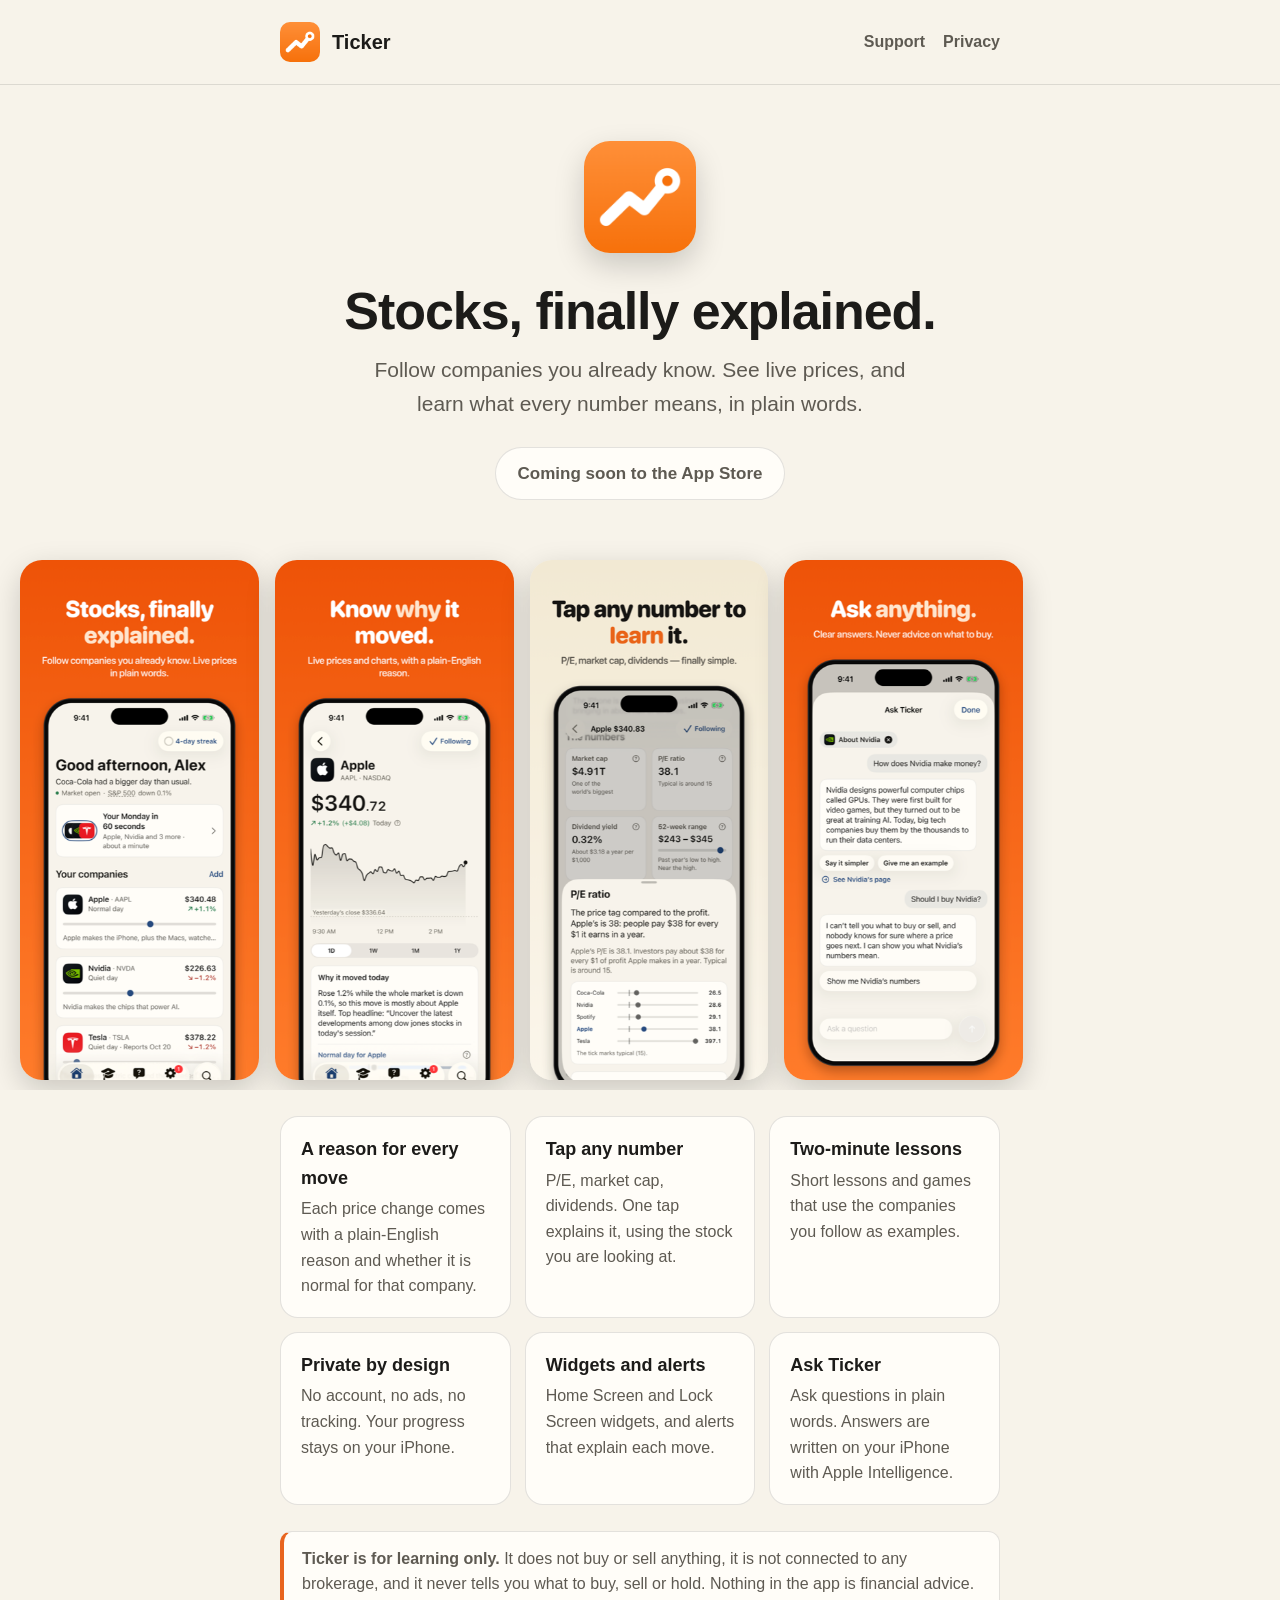
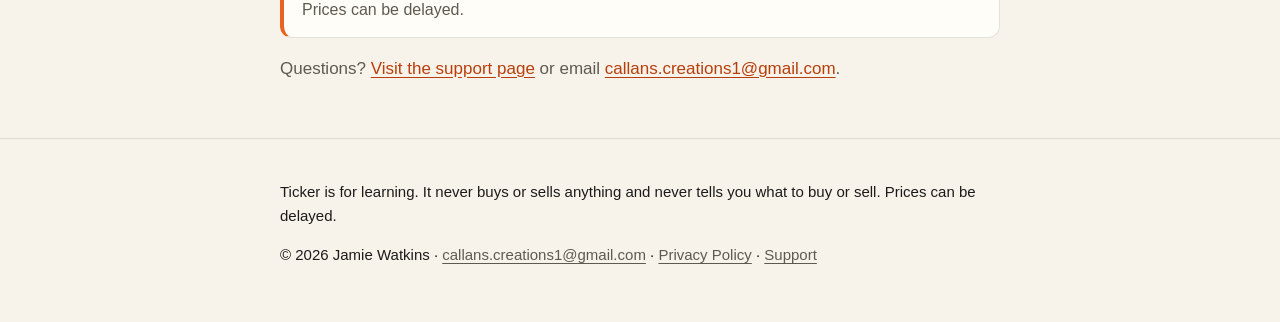
<file: index.html>
<!doctype html>
<html lang="en"><head>
<meta charset="utf-8"><meta name="viewport" content="width=device-width,initial-scale=1">
<title>Ticker: Learn Stocks in Plain Words</title><meta name="description" content="Ticker is a free iPhone app that explains stocks in plain words, with live prices, tap-to-explain numbers, short lessons and games.">
<link rel="icon" href="assets/favicon.png"><link rel="apple-touch-icon" href="assets/apple-touch-icon.png">
<link rel="stylesheet" href="style.css">
</head><body>
<header><div class="wrap"><a class="brand" href="index.html"><img src="assets/icon.png" alt="">Ticker</a>
<nav><a href="support.html">Support</a><a href="privacy.html">Privacy</a></nav></div></header>
<main>
<section class="hero wrap">
<img class="icon" src="assets/icon.png" alt="Ticker app icon">
<h1>Stocks, finally explained.</h1>
<p class="lead">Follow companies you already know. See live prices, and learn what every number means, in plain words.</p>
<span class="soon">Coming soon to the App Store</span>
</section>
<div class="shots" aria-label="App screenshots">
<img src="assets/shot-01-home.png" alt="Home screen with live prices for followed companies">
<img src="assets/shot-03-stock.png" alt="Stock page with a chart and a plain-English reason for the move">
<img src="assets/shot-04-explain.png" alt="Tap-to-explain sheet for P/E ratio">
<img src="assets/shot-07-ask.png" alt="Ask Ticker answering questions without giving advice">
</div>
<section class="wrap">
<div class="grid">
<div class="card"><h3>A reason for every move</h3><p>Each price change comes with a plain-English reason and whether it is normal for that company.</p></div>
<div class="card"><h3>Tap any number</h3><p>P/E, market cap, dividends. One tap explains it, using the stock you are looking at.</p></div>
<div class="card"><h3>Two-minute lessons</h3><p>Short lessons and games that use the companies you follow as examples.</p></div>
<div class="card"><h3>Private by design</h3><p>No account, no ads, no tracking. Your progress stays on your iPhone.</p></div>
<div class="card"><h3>Widgets and alerts</h3><p>Home Screen and Lock Screen widgets, and alerts that explain each move.</p></div>
<div class="card"><h3>Ask Ticker</h3><p>Ask questions in plain words. Answers are written on your iPhone with Apple Intelligence.</p></div>
</div>
<p class="note"><strong>Ticker is for learning only.</strong> It does not buy or sell anything, it is not connected to any brokerage, and it never tells you what to buy, sell or hold. Nothing in the app is financial advice. Prices can be delayed.</p>
<p class="muted">Questions? <a href="support.html">Visit the support page</a> or email <a href="mailto:callans.creations1@gmail.com">callans.creations1@gmail.com</a>.</p>
</section></main>
<footer><div class="wrap">
<p>Ticker is for learning. It never buys or sells anything and never tells you what to buy or sell. Prices can be delayed.</p>
<p>&copy; 2026 Jamie Watkins · <a href="mailto:callans.creations1@gmail.com">callans.creations1@gmail.com</a> · <a href="privacy.html">Privacy Policy</a> · <a href="support.html">Support</a></p>
</div></footer></body></html>
</file>
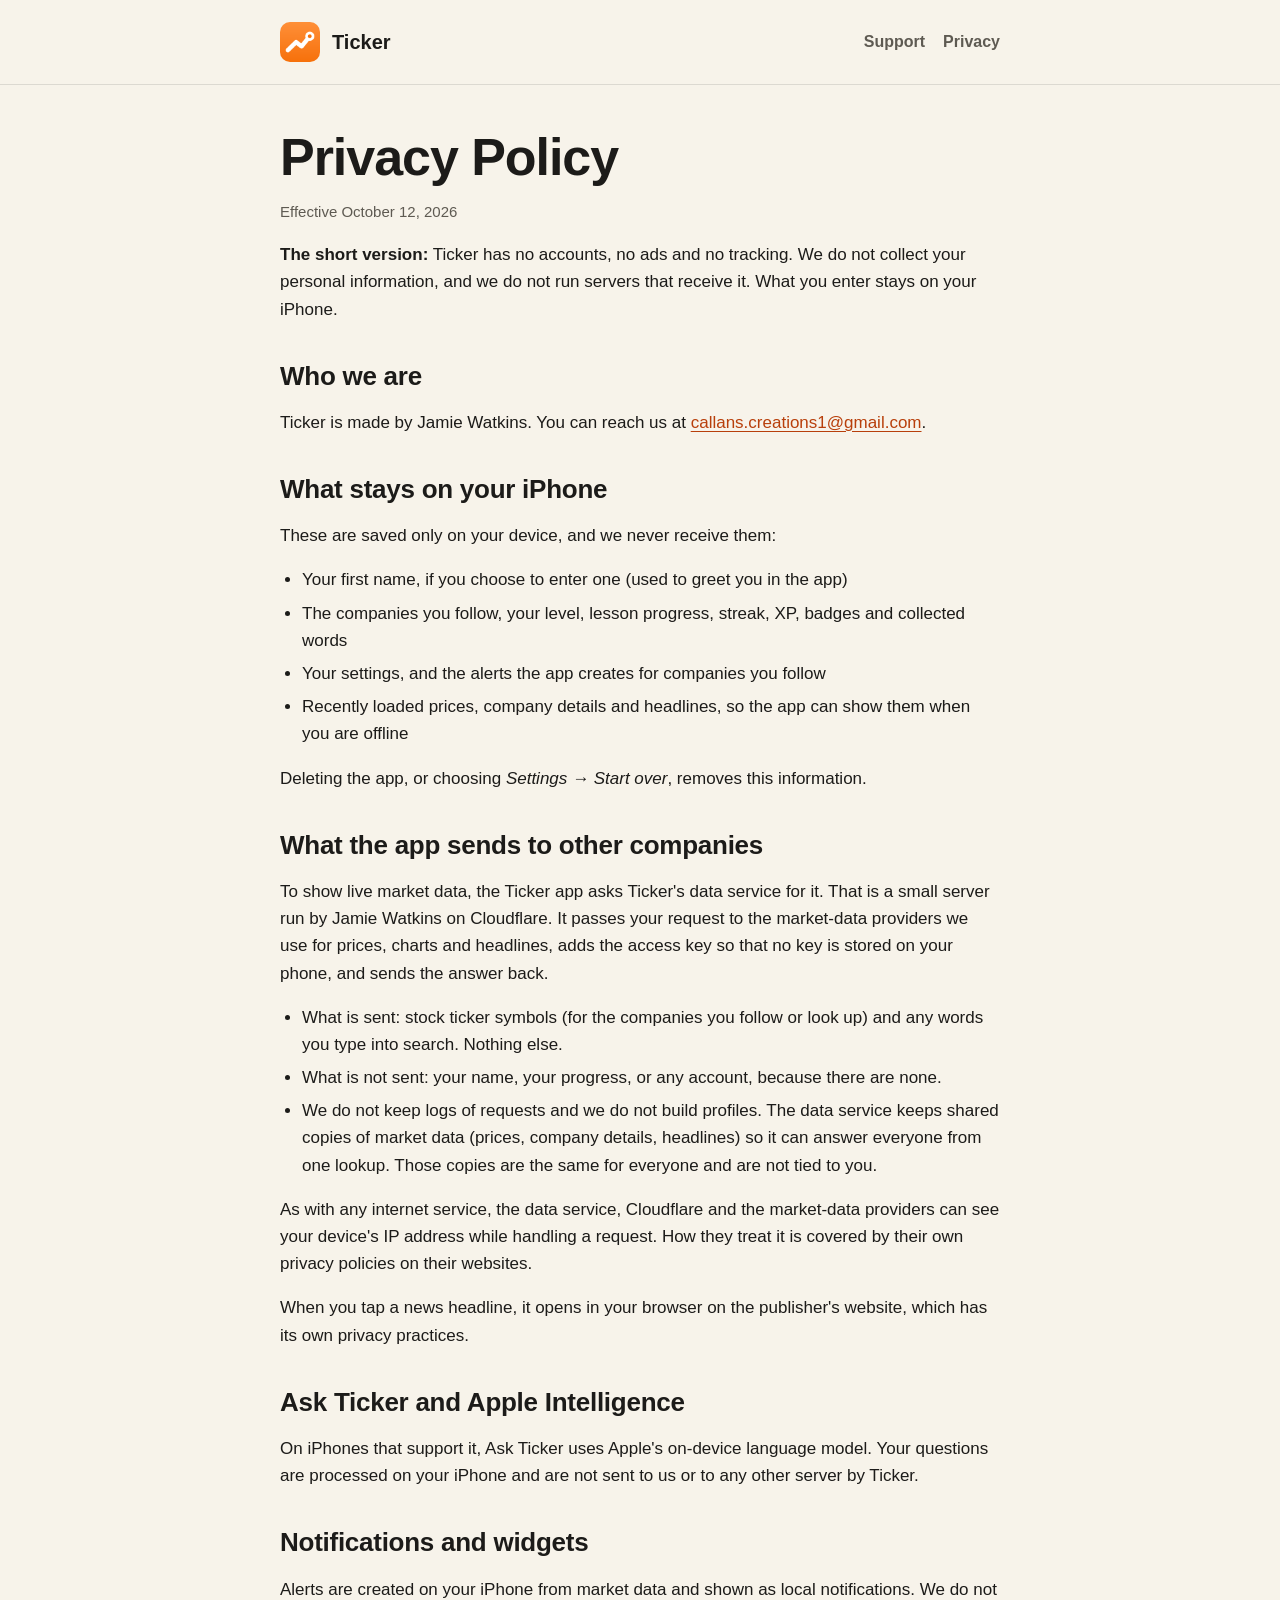
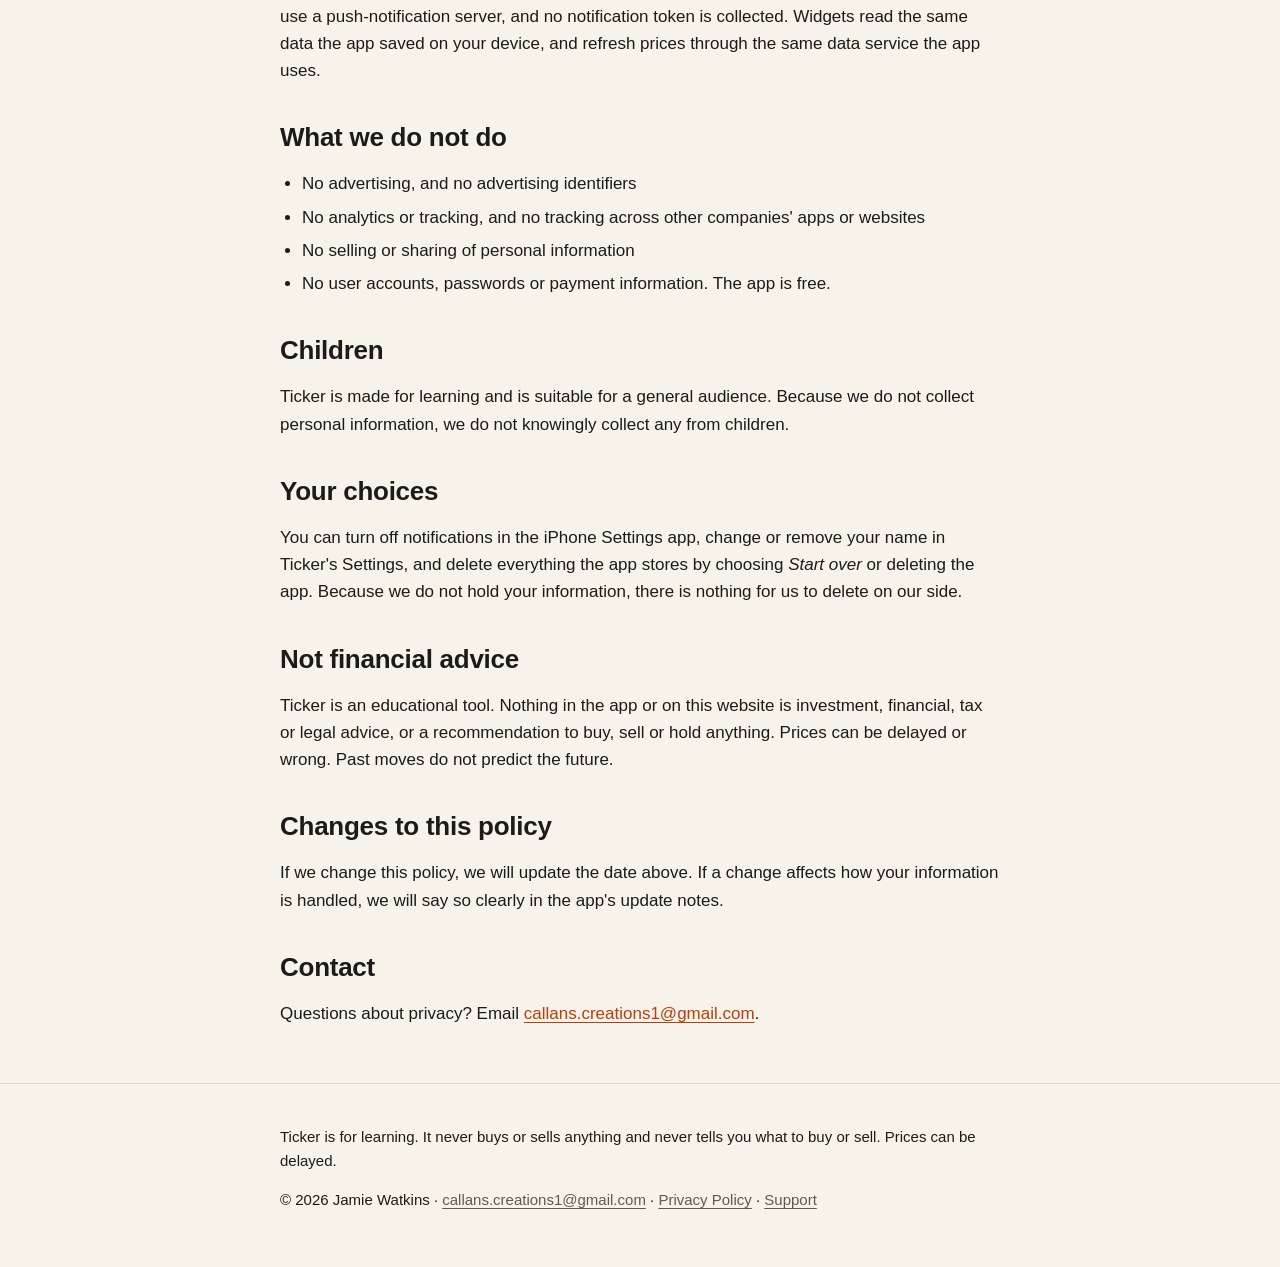
<file: privacy.html>
<!doctype html>
<html lang="en"><head>
<meta charset="utf-8"><meta name="viewport" content="width=device-width,initial-scale=1">
<title>Privacy Policy · Ticker</title><meta name="description" content="Ticker has no accounts, no ads and no tracking. Read how the app handles your information.">
<link rel="icon" href="assets/favicon.png"><link rel="apple-touch-icon" href="assets/apple-touch-icon.png">
<link rel="stylesheet" href="style.css">
</head><body>
<header><div class="wrap"><a class="brand" href="index.html"><img src="assets/icon.png" alt="">Ticker</a>
<nav><a href="support.html">Support</a><a href="privacy.html">Privacy</a></nav></div></header>
<main class="wrap">
<h1 style="margin-top:44px">Privacy Policy</h1>
<p class="updated">Effective October 12, 2026</p>
<p><strong>The short version:</strong> Ticker has no accounts, no ads and no tracking. We do not collect your personal information, and we do not run servers that receive it. What you enter stays on your iPhone.</p>

<h2>Who we are</h2>
<p>Ticker is made by Jamie Watkins. You can reach us at <a href="mailto:callans.creations1@gmail.com">callans.creations1@gmail.com</a>.</p>

<h2>What stays on your iPhone</h2>
<p>These are saved only on your device, and we never receive them:</p>
<ul>
<li>Your first name, if you choose to enter one (used to greet you in the app)</li>
<li>The companies you follow, your level, lesson progress, streak, XP, badges and collected words</li>
<li>Your settings, and the alerts the app creates for companies you follow</li>
<li>Recently loaded prices, company details and headlines, so the app can show them when you are offline</li>
</ul>
<p>Deleting the app, or choosing <em>Settings &rarr; Start over</em>, removes this information.</p>

<h2>What the app sends to other companies</h2>
<p>To show live market data, the Ticker app asks Ticker's data service for it. That is a small server run by Jamie Watkins on Cloudflare. It passes your request to the market-data providers we use for prices, charts and headlines, adds the access key so that no key is stored on your phone, and sends the answer back.</p>
<ul>
<li>What is sent: stock ticker symbols (for the companies you follow or look up) and any words you type into search. Nothing else.</li>
<li>What is not sent: your name, your progress, or any account, because there are none.</li>
<li>We do not keep logs of requests and we do not build profiles. The data service keeps shared copies of market data (prices, company details, headlines) so it can answer everyone from one lookup. Those copies are the same for everyone and are not tied to you.</li>
</ul>
<p>As with any internet service, the data service, Cloudflare and the market-data providers can see your device's IP address while handling a request. How they treat it is covered by their own privacy policies on their websites.</p>
<p>When you tap a news headline, it opens in your browser on the publisher's website, which has its own privacy practices.</p>

<h2>Ask Ticker and Apple Intelligence</h2>
<p>On iPhones that support it, Ask Ticker uses Apple's on-device language model. Your questions are processed on your iPhone and are not sent to us or to any other server by Ticker.</p>

<h2>Notifications and widgets</h2>
<p>Alerts are created on your iPhone from market data and shown as local notifications. We do not use a push-notification server, and no notification token is collected. Widgets read the same data the app saved on your device, and refresh prices through the same data service the app uses.</p>

<h2>What we do not do</h2>
<ul>
<li>No advertising, and no advertising identifiers</li>
<li>No analytics or tracking, and no tracking across other companies' apps or websites</li>
<li>No selling or sharing of personal information</li>
<li>No user accounts, passwords or payment information. The app is free.</li>
</ul>

<h2>Children</h2>
<p>Ticker is made for learning and is suitable for a general audience. Because we do not collect personal information, we do not knowingly collect any from children.</p>

<h2>Your choices</h2>
<p>You can turn off notifications in the iPhone Settings app, change or remove your name in Ticker's Settings, and delete everything the app stores by choosing <em>Start over</em> or deleting the app. Because we do not hold your information, there is nothing for us to delete on our side.</p>

<h2>Not financial advice</h2>
<p>Ticker is an educational tool. Nothing in the app or on this website is investment, financial, tax or legal advice, or a recommendation to buy, sell or hold anything. Prices can be delayed or wrong. Past moves do not predict the future.</p>

<h2>Changes to this policy</h2>
<p>If we change this policy, we will update the date above. If a change affects how your information is handled, we will say so clearly in the app's update notes.</p>

<h2>Contact</h2>
<p>Questions about privacy? Email <a href="mailto:callans.creations1@gmail.com">callans.creations1@gmail.com</a>.</p>
</main>
<footer><div class="wrap">
<p>Ticker is for learning. It never buys or sells anything and never tells you what to buy or sell. Prices can be delayed.</p>
<p>&copy; 2026 Jamie Watkins · <a href="mailto:callans.creations1@gmail.com">callans.creations1@gmail.com</a> · <a href="privacy.html">Privacy Policy</a> · <a href="support.html">Support</a></p>
</div></footer></body></html>
</file>
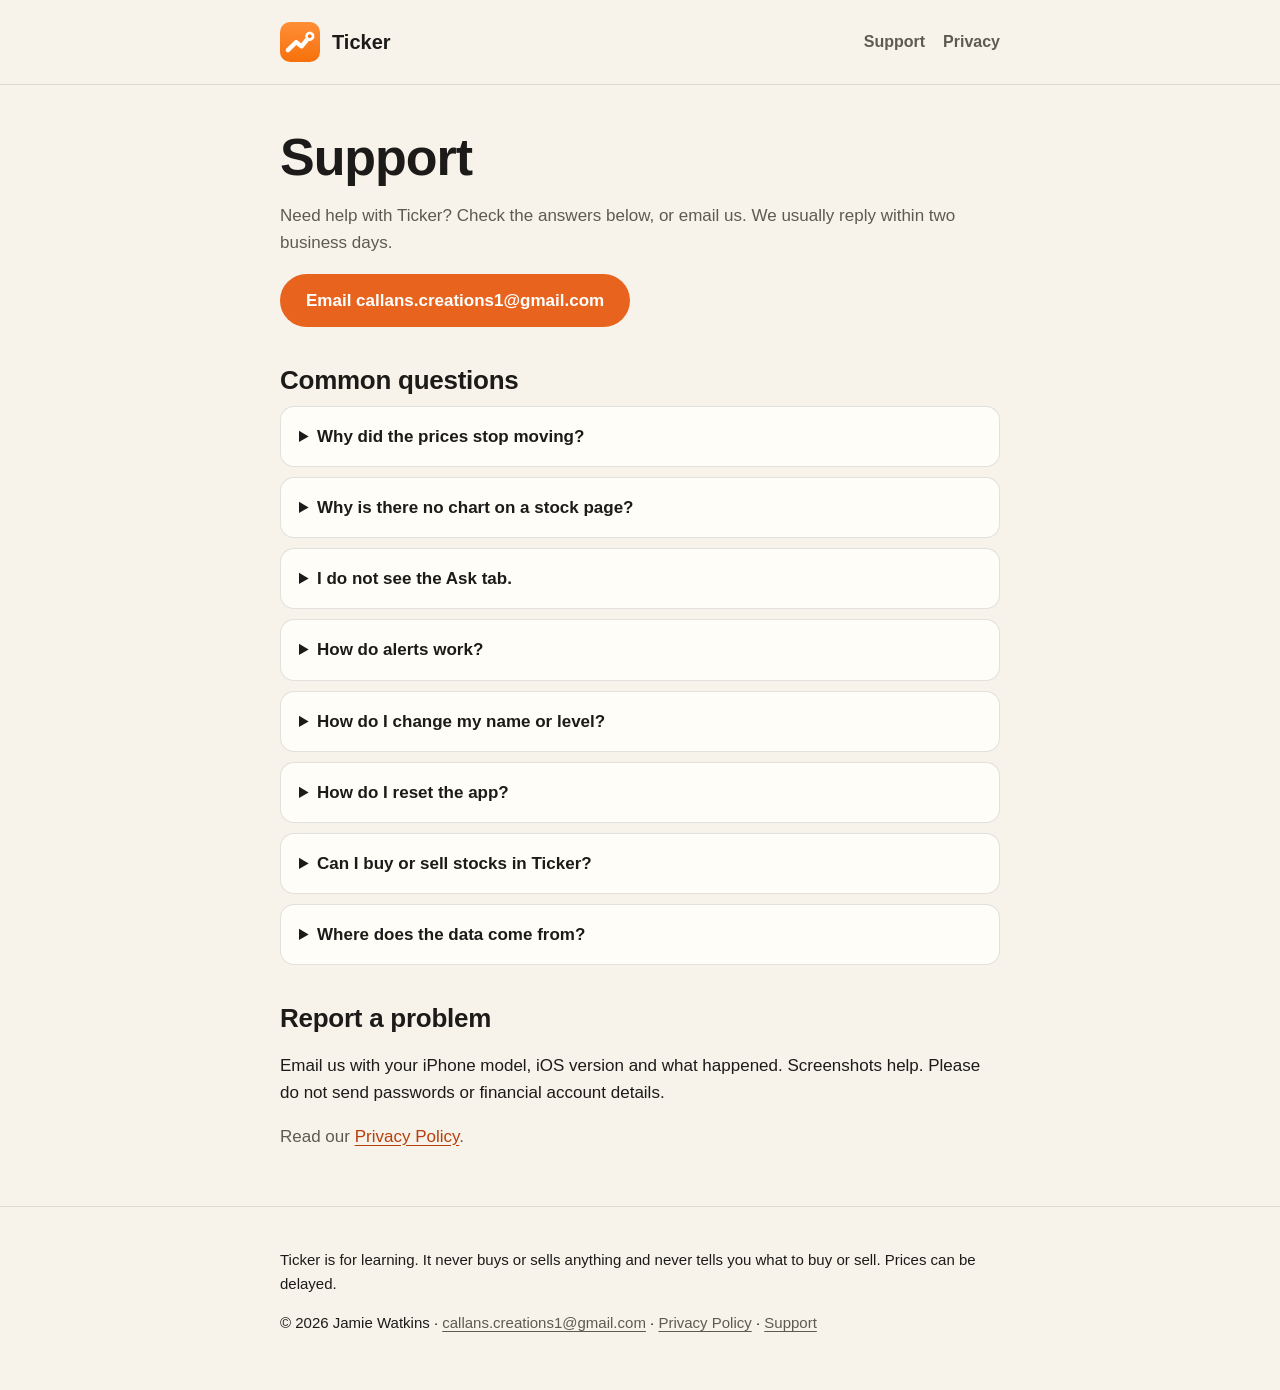
<file: support.html>
<!doctype html>
<html lang="en"><head>
<meta charset="utf-8"><meta name="viewport" content="width=device-width,initial-scale=1">
<title>Support · Ticker</title><meta name="description" content="Help and contact for the Ticker iPhone app.">
<link rel="icon" href="assets/favicon.png"><link rel="apple-touch-icon" href="assets/apple-touch-icon.png">
<link rel="stylesheet" href="style.css">
</head><body>
<header><div class="wrap"><a class="brand" href="index.html"><img src="assets/icon.png" alt="">Ticker</a>
<nav><a href="support.html">Support</a><a href="privacy.html">Privacy</a></nav></div></header>
<main class="wrap">
<h1 style="margin-top:44px">Support</h1>
<p class="sub">Need help with Ticker? Check the answers below, or email us. We usually reply within two business days.</p>
<p><a class="pill" href="mailto:callans.creations1@gmail.com?subject=Ticker%20help">Email callans.creations1@gmail.com</a></p>

<h2>Common questions</h2>
<details><summary>Why did the prices stop moving?</summary><p>US stock markets are open 9:30 AM to 4 PM Eastern, Monday to Friday. When they are closed, you see the latest closing prices. Pull down on Home to refresh.</p></details>
<details><summary>Why is there no chart on a stock page?</summary><p>Charts need a data connection. If you are offline or the chart provider is busy, you will see today's low-to-high range instead. Try again in a minute.</p></details>
<details><summary>I do not see the Ask tab.</summary><p>Ask Ticker uses Apple Intelligence, which runs on your iPhone. It appears only on iPhones that support it. If your iPhone supports it, turn on Apple Intelligence in the iPhone Settings app and reopen Ticker.</p></details>
<details><summary>How do alerts work?</summary><p>Open Settings &rarr; Alerts to choose price moves and earnings reminders, and to allow notifications. Alerts are created on your iPhone while Ticker is open, and occasionally in the background when iOS allows it, so they are not instant.</p></details>
<details><summary>How do I change my name or level?</summary><p>Open the Settings tab. Your name is at the top, and your level is under Learning.</p></details>
<details><summary>How do I reset the app?</summary><p>Settings &rarr; About &rarr; Start over. This clears your name, followed companies, XP, streak and words on this device.</p></details>
<details><summary>Can I buy or sell stocks in Ticker?</summary><p>No. Ticker is only for learning and watching. It is not connected to any brokerage and never tells you what to buy or sell.</p></details>
<details><summary>Where does the data come from?</summary><p>Prices, company details and headlines come from live market-data providers. Data can be delayed or contain errors.</p></details>

<h2>Report a problem</h2>
<p>Email us with your iPhone model, iOS version and what happened. Screenshots help. Please do not send passwords or financial account details.</p>
<p class="muted">Read our <a href="privacy.html">Privacy Policy</a>.</p>
</main>
<footer><div class="wrap">
<p>Ticker is for learning. It never buys or sells anything and never tells you what to buy or sell. Prices can be delayed.</p>
<p>&copy; 2026 Jamie Watkins · <a href="mailto:callans.creations1@gmail.com">callans.creations1@gmail.com</a> · <a href="privacy.html">Privacy Policy</a> · <a href="support.html">Support</a></p>
</div></footer></body></html>
</file>
<file: style.css>
:root{--bg:#F7F3EA;--card:#FFFDF8;--text:#1C1B19;--sub:#5E5A52;--accent:#E8641E;--accent-dark:#B83F0B;--line:rgba(28,27,25,.12)}
@media(prefers-color-scheme:dark){:root{--bg:#0B0C0F;--card:#15161A;--text:#fff;--sub:rgba(235,235,245,.68);--accent:#FF8A3D;--accent-dark:#FFA266;--line:rgba(255,255,255,.12)}}
*{box-sizing:border-box}html{-webkit-text-size-adjust:100%}
body{margin:0;background:var(--bg);color:var(--text);font:17px/1.6 -apple-system,BlinkMacSystemFont,"SF Pro Text","Segoe UI",Roboto,sans-serif}
a{color:var(--accent-dark);text-underline-offset:3px}
.wrap{max-width:760px;margin:0 auto;padding:0 20px}
header{padding:22px 0;border-bottom:1px solid var(--line)}
header .wrap{display:flex;align-items:center;justify-content:space-between;gap:16px}
.brand{display:flex;align-items:center;gap:12px;font-weight:700;font-size:20px;color:var(--text);text-decoration:none}
.brand img{width:40px;height:40px;border-radius:10px}
nav a{margin-left:18px;color:var(--sub);text-decoration:none;font-weight:600;font-size:16px}
nav a:hover{color:var(--text)}
h1{font-size:clamp(34px,7vw,52px);line-height:1.08;letter-spacing:-.02em;margin:0 0 14px}
h2{font-size:26px;line-height:1.2;margin:38px 0 10px;letter-spacing:-.01em}
h3{font-size:19px;margin:24px 0 6px}
p,li{color:var(--text)}.sub,.muted{color:var(--sub)}
ul{padding-left:22px}li{margin:6px 0}
.hero{padding:56px 20px 30px;text-align:center}
.hero img.icon{width:112px;height:112px;border-radius:26px;box-shadow:0 12px 30px rgba(0,0,0,.18);margin-bottom:22px}
.hero .lead{font-size:21px;color:var(--sub);max-width:560px;margin:0 auto 26px}
.pill{display:inline-block;background:var(--accent);color:#fff;font-weight:700;padding:13px 26px;border-radius:999px;text-decoration:none}
.soon{display:inline-block;background:var(--card);border:1px solid var(--line);color:var(--sub);font-weight:600;padding:12px 22px;border-radius:999px}
.shots{display:flex;gap:16px;overflow-x:auto;padding:30px 20px 10px;scroll-snap-type:x mandatory;-webkit-overflow-scrolling:touch}
.shots img{height:520px;width:auto;border-radius:22px;box-shadow:0 10px 30px rgba(0,0,0,.18);scroll-snap-align:center;flex:none}
.grid{display:grid;grid-template-columns:repeat(auto-fit,minmax(220px,1fr));gap:14px;margin:26px 0}
.card{background:var(--card);border:1px solid var(--line);border-radius:18px;padding:18px 20px}
.card h3{margin:0 0 4px;font-size:18px}.card p{margin:0;color:var(--sub);font-size:16px}
.note{background:var(--card);border:1px solid var(--line);border-left:4px solid var(--accent);border-radius:12px;padding:14px 18px;color:var(--sub);font-size:16px}
footer{border-top:1px solid var(--line);margin-top:56px;padding:26px 0 40px;color:var(--sub);font-size:15px}
footer a{color:var(--sub)}
.updated{color:var(--sub);font-size:15px}
details{background:var(--card);border:1px solid var(--line);border-radius:14px;padding:4px 18px;margin:10px 0}
summary{cursor:pointer;font-weight:650;padding:12px 0}details p{margin:0 0 14px;color:var(--sub)}
</file>
